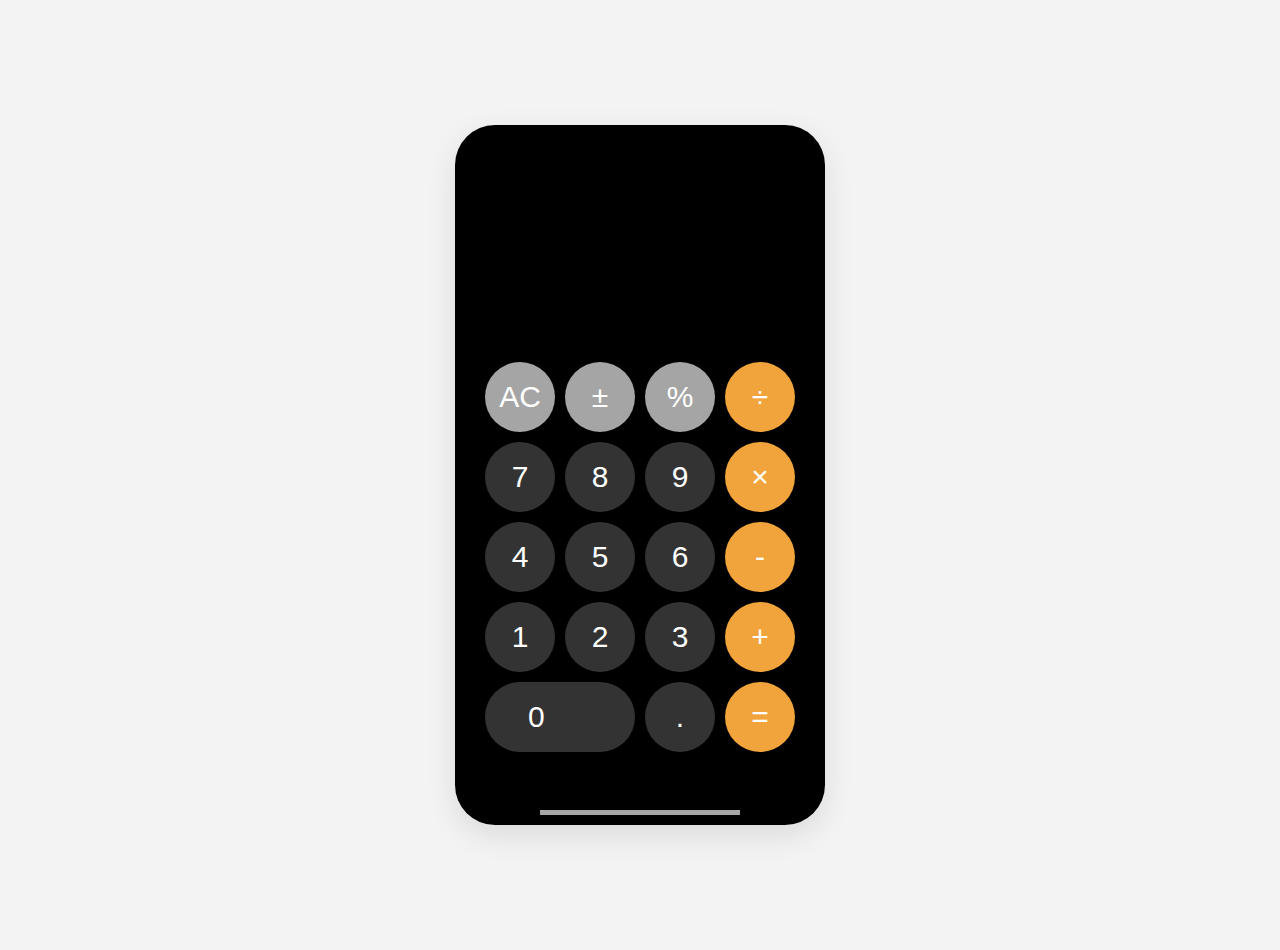
<file: Iphone calculator/index.html>
<!DOCTYPE html>
<html lang="en">

<head>
    <meta charset="UTF-8">
    <meta name="viewport" content="width=device-width, initial-scale=1.0">
    <link rel="stylesheet" href="style.css">
    <title>Calculator</title>
</head>

<body>
    <div class="calculator">
        <div class="top-bar">
            <h3 id="clock"></h3>
        </div>
        <input class="calculator-display" readonly>
        <div class="calculator-keys">
            <button onclick="clearDisplay()" class="button function">AC</button>
            <button onclick="toogleminus()" class="button function">±</button>
            <button onclick="addToDisplay('%')" class="button function">%</button>
            <button onclick="addToDisplay('/')" class="button operator">÷</button>
            <button onclick="addToDisplay('7')" class="button number">7</button>
            <button onclick="addToDisplay('8')" class="button number">8</button>
            <button onclick="addToDisplay('9')" class="button number">9</button>
            <button onclick="addToDisplay('*')" class="button operator">×</button>
            <button onclick="addToDisplay('4')" class="button number">4</button>
            <button onclick="addToDisplay('5')" class="button number">5</button>
            <button onclick="addToDisplay('6')" class="button number">6</button>
            <button onclick="addToDisplay('-')" class="button operator">-</button>
            <button onclick="addToDisplay('1')" class="button number">1</button>
            <button onclick="addToDisplay('2')" class="button number">2</button>
            <button onclick="addToDisplay('3')" class="button number">3</button>
            <button onclick="addToDisplay('+')" class="button operator">+</button>
            <button onclick="addToDisplay('0')" class="button number-0">0</button>
            <button onclick="addToDisplay('.')" class="button decimal">.</button>
            <button onclick="calculate()" class="button operator">=</button>
        </div>
        <div class="bar"></div>
    </div>
    <script src="index.js"></script>
</body>

</html>
</file>
<file: Iphone calculator/style.css>
* {
    padding: 0;
    margin: 0;
    user-select: none;
    box-sizing: border-box;
}

body {
    font-family: "Helvetica Neue", sans-serif;
    margin: 25px;
    display: flex;
    justify-content: center;
    align-items: center;
    height: 100vh;
    background-color: #f3f3f3;
}

.calculator {
    display: flex;
    flex-direction: column;
    justify-content: space-between;
    align-items: center;
    height: 700px;
    width: 370px;
    background: black;
    border-radius: 40px;
    color: white;
    box-shadow: 0 10px 30px rgba(0, 0, 0, 0.1);
}

.calculator-display {
    height: 100px;
    width: 100%;
    background: rgba(0, 0, 0, 0.1);
    color: white;
    font-size: 3.5rem; 
    font-weight: 400;
    padding: 20px;
    overflow: hidden;
    border: none;
    border-radius: 20px 20px 0 0 ;
    z-index: 10;
    text-align: right;
}

.calculator-keys {
    /* padding: 0px; */
    display: grid;
    grid-gap: 10px;
    grid-template-columns: repeat(4, 1fr);
    grid-template-rows: repeat(5, 1fr);
}

button {
    display: flex;
    height: 70px;
    width: 70px;
    background: #333;
    justify-content: center;
    align-items: center;
    border-radius: 50%;
    font-size: 30px;
    font-weight: 500;
    color: white;
    cursor: pointer;
    border: none;
    outline: none;
}

button:hover {
    opacity: 0.8;
}
button:active{
    opacity: .6;
}
.operator {
    background-color: #f1a33c;
}

.function {
    background: #a5a5a5;
}

.number-0 {
    grid-column: 1 / span 2;
    border-radius: 40px; 
    justify-content: flex-start;
    padding-left: 43px;
    width: auto;
}

.bar{
    height: 5px;
    width: 200px;
    background: #a5a5a5;
    margin-bottom: 10px;
}
.top-bar{
    width: 100%;
    padding: 10px 20px;
    color: white;
    font-size: 13px;
    text-align: left;
}
</file>
